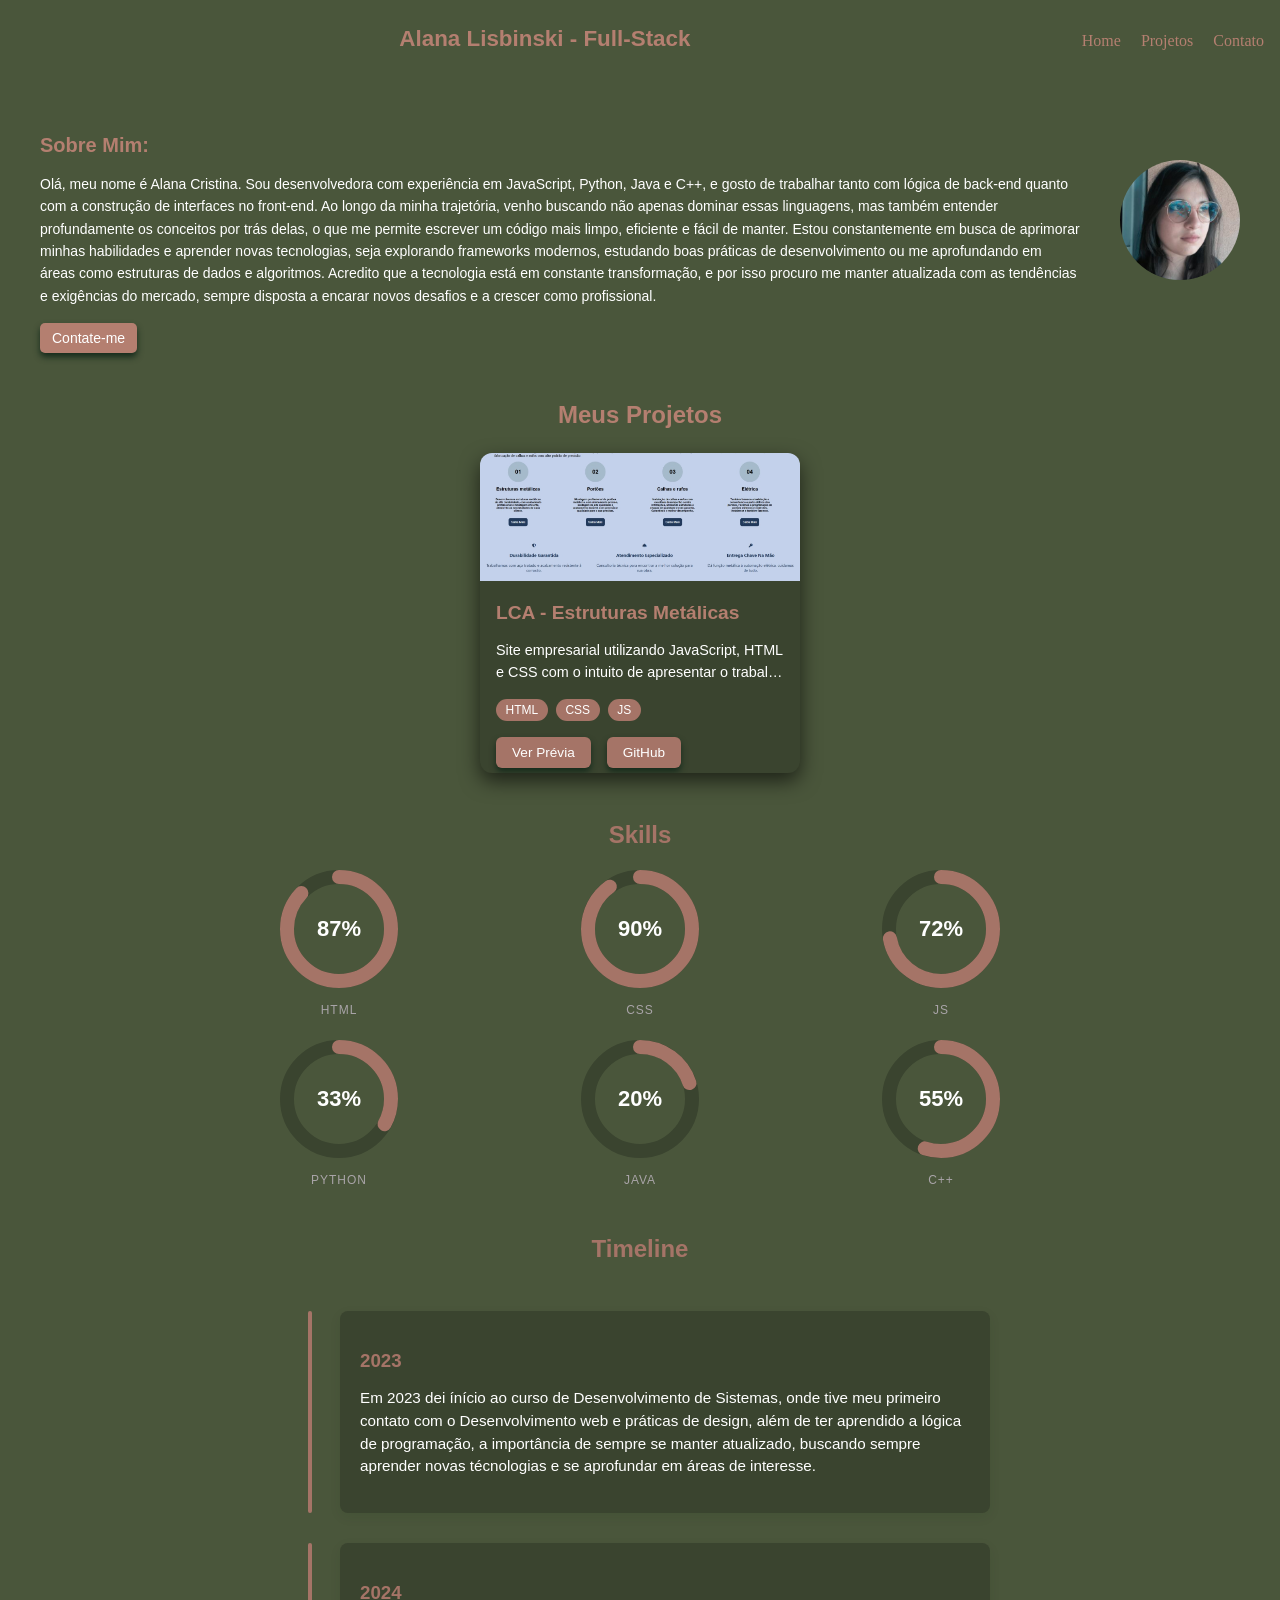
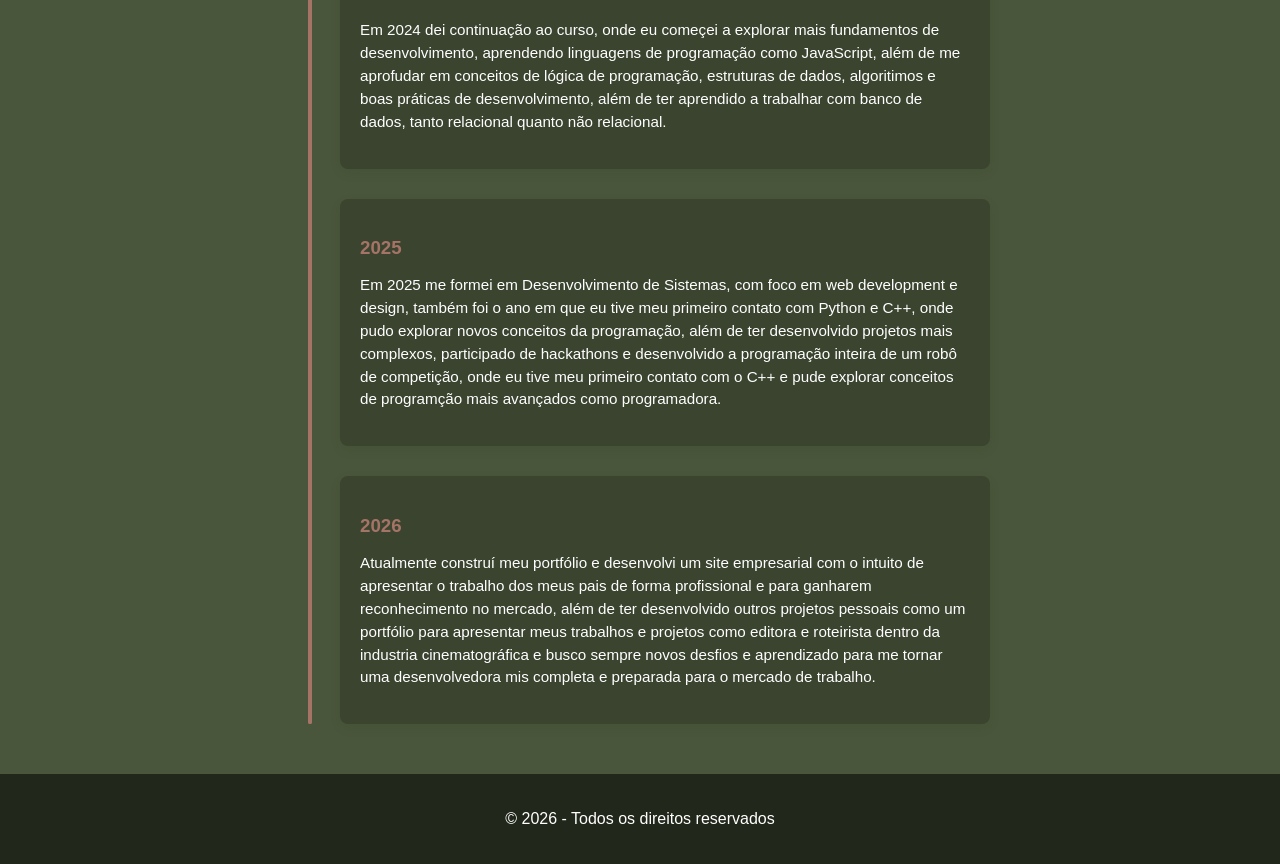
<file: index.html>
<!DOCTYPE html>
<html lang="pt-BR">
<head>
    <meta charset="UTF-8">
    <meta name="viewport" content="width=device-width, initial-scale=1.0">
    <link rel="stylesheet" href="styles.css">
    <title>Alana Lisbinski - Desenvolvimento Full-Stack</title>
    <link rel="icon" href="imagens/Div.png" type="image/png">
</head>
<body>
    <header>
        <div class="title">
            <h2>Alana Lisbinski - Full-Stack</h2>
        </div>

        <nav class="navbar">
            <ul>
                <li><a href="#home">Home</a></li>
                <li><a href="#projects">Projetos</a></li>
                <li><a href="#contacts">Contato</a></li>
            </ul>
        </nav>

        <button class="hamburger" id="hamburger">
            ☰
        </button>

    </header>

    <section id="home">
    <section class="about-section">
        <div class="profile-photo"></div>

        <div class="about">
            <h3>Sobre Mim:</h3>
            <h4>
                Olá, meu nome é Alana Cristina. Sou desenvolvedora com experiência em JavaScript, Python, Java e C++, e gosto de 
                trabalhar tanto com lógica de back-end quanto com a construção de interfaces no front-end. Ao longo da minha 
                trajetória, venho buscando não apenas dominar essas linguagens, mas também entender profundamente os 
                conceitos por trás delas, o que me permite escrever um código mais limpo, eficiente e fácil de manter.
                Estou constantemente em busca de aprimorar minhas habilidades e aprender novas tecnologias, seja explorando frameworks modernos, 
                estudando boas práticas de desenvolvimento ou me aprofundando em áreas como estruturas de dados e algoritmos. 
                Acredito que a tecnologia está em constante transformação, e por isso procuro me manter atualizada com as tendências 
                e exigências do mercado, sempre disposta a encarar novos desafios e a crescer como profissional.
            </h4>

            <a href="mailto:contato.alanalisbinski@gmail.com" target="_blank">
            <button class="button">Contate-me</button>
            </a>
        </div>
    </section>
    </section>

    <section id="projects">
    <section class="projects-title">
        <h2>Meus Projetos</h2>
    </section>

    <section class="grade-projects">
        <div class="card-project">
            <img src="imagens/projeto_1.jpeg" alt="Projeto LCA Estruturas Metálicas" class="card-image">
            <div class="card-conteúdo">
                <h3 class="card-titulo">LCA - Estruturas Metálicas</h3>
                <p class="card-descricao">Site empresarial utilizando JavaScript, HTML e CSS
                    com o intuito de apresentar o trabalho de meus pais de forma simples e bem
                    estruturada dentro do mercado.
                </p>
                <div class="techs">
                    <span class="tag">HTML</span>
                    <span class="tag">CSS</span>
                    <span class="tag">JS</span>
                </div>
                <div class="card-links">

                    <a href="https://alanalisbinski.github.io/lcaestruturasmetalicas/" target="_blank" class="bnt">
                    <button class="button">Ver Prévia</button>
                    </a>
                    
                    <a href="https://github.com/alanalisbinski/lcaestruturasmetalicas" target="_blank" class="bnt">
                    <button class="button">GitHub</button>
                    </a>
                </div>
            </div>
        </div>
    </section>
    </section>

    <section class="skills">
        <div class="section-skills">
            <h2>Skills</h2>
        </div>

        <div class="skills-grid" id="skills-grid">
            <script>
                const skills = [
                    { label: "HTML",    percent: 87 },
                    { label: "CSS",     percent: 90 },
                    { label: "JS",      percent: 72 },
                    { label: "PYTHON",  percent: 33 },
                    { label: "JAVA",    percent: 20 },
                    { label: "C++",     percent: 55 },
                ]

                const RADIUS = 52;
                const CIRC = 2 * Math.PI * RADIUS;

                const grid = document.getElementById("skills-grid");

                skills.forEach(skill => {
                const offset = CIRC - (skill.percent / 100) * CIRC;
            
                const el = document.createElement("div");
                el.className = "skill-item";
                el.innerHTML = `
                <div class="skill-ring">
                    <svg viewBox="0 0 120 120">
                        <circle class="track" cx="60" cy="60" r="${RADIUS}"></circle>
                        <circle class="progress" cx="60" cy="60" r="${RADIUS}"
                                stroke-dasharray="${CIRC}"
                                stroke-dashoffset="${CIRC}"></circle>
                        </svg>
                        <div class="skill-percent">${skill.percent}%</div>
                    </div>
                    <div class="skill-label">${skill.label}</div>
                    `;
                    grid.appendChild(el);

                    requestAnimationFrame(() => {
                    setTimeout(() => {
                        el.querySelector(".progress").style.strokeDashoffset = offset;
                    }, 100);
                    });
                });
                    </script>
        </div>
    </section>

    <section class="timeline-section" alt="timeline">
        <h2>Timeline</h2>

        <div class="timeline">
            <div class="timeline-item">
                <div class="timeline-content">
                    <h3>2023</h3>
                    <p>Em 2023 dei ínício ao curso de Desenvolvimento de Sistemas, onde tive meu primeiro contato com o Desenvolvimento web
                        e práticas de design, além de ter aprendido a lógica de programação, a importância de sempre se manter atualizado,
                        buscando sempre aprender novas técnologias e se aprofundar em áreas de interesse.
                    </p>
                </div>
            </div>
        </div>

        <div class="timeline">
            <div class="timeline-item">
                <div class="timeline-content">
                    <h3>2024</h3>
                    <p>Em 2024 dei continuação ao curso, onde eu começei a explorar mais fundamentos de desenvolvimento, aprendendo linguagens
                        de programação como JavaScript, além de me aprofudar em conceitos de lógica de programação, estruturas de dados, algoritimos
                        e boas práticas de desenvolvimento, além de ter aprendido a trabalhar com banco de dados, tanto relacional quanto não relacional.
                    </p>
            </div>
        </div>

        <div class="timeline">
            <div class="timeline-item">
                <div class="timeline-content">
                    <h3>2025</h3>
                    <p>Em 2025 me formei em Desenvolvimento de Sistemas, com foco em web development e design, também foi o ano em que eu
                        tive meu primeiro contato com Python e C++, onde pudo explorar novos conceitos da programação, além de ter desenvolvido
                        projetos mais complexos, participado de hackathons e desenvolvido a programação inteira de um robô de competição, onde
                        eu tive meu primeiro contato com o C++ e pude explorar conceitos de programção mais avançados como programadora.
                    </p>
                </div>
            </div>
        </div>

        <div class="timeline">
            <div class="timeline-item">
                <div class="timeline-content">
                    <h3>2026</h3>
                    <p>Atualmente construí meu portfólio e desenvolvi um site empresarial com o intuito de apresentar o trabalho dos meus pais de
                        forma profissional e para ganharem reconhecimento no mercado, além de ter desenvolvido outros projetos pessoais como um portfólio
                        para apresentar meus trabalhos e projetos como editora e roteirista dentro da industria cinematográfica e busco sempre novos desfios
                        e aprendizado para me tornar uma desenvolvedora mis completa e preparada para o mercado de trabalho.
                    </p>
                </div>
            </div>
        </div>
    </section>

    <footer>
        <p>© 2026 - Todos os direitos reservados</p>
    </footer>

    <script>
const hamburgerBtn = document.getElementById('hamburger');
const menuLista = document.querySelector('.navbar ul');

hamburgerBtn.addEventListener('click', function() {
  menuLista.classList.toggle('show');
});
    </script>
</body>
</html>
</file>
<file: styles.css>
body {
    font-family: Arial, sans-serif;
    background-color: #4A563B;
    margin: 0;
    padding: 0;
}


header {
    text-align: center;
    padding: 1rem 0;
    display: flex;
    align-items: center;
    justify-content: space-between;
    flex-wrap: wrap;
    padding: 1rem;
}


.title {
    font-family: Arial, 'Times New Roman';
    text-align: center;
    color: #B47F70;
    padding: 0.5rem 0;
    margin-bottom: 0.3rem;
    flex: 1;
    padding-right: 0.5rem;
}

.title h2 {
    margin: 0;
    font-size: 1.4rem;
    line-height: 1.3;
}


.navbar ul {
    display: flex;
    justify-content: center;
    gap: 20px;
    flex-wrap: wrap;
    text-align: center;
    padding: 0;
    margin: 0;
    list-style: none;
}


.navbar a {
    font-family: 'Times New Roman', Times;
    text-decoration: none;
    color: #B47F70;
    transition: color 0.3s ease;
}


.navbar a:hover {
    color: #976b5f;
}

.hamburger {
    display: none;
    font-size: 2rem;
    background: none;
    border: none;
    color: #B47F70;
    cursor: pointer;
    padding: 0.3rem 0.8rem;
    line-height: 1;
    z-index: 10;
}

@media (max-width: 700px) {

    .hamburger {
        display: block;
        margin: 0;
    }

    .navbar {
        width: 100%;
        margin-top: 1rem;
    }

    .navbar ul {
        display: none;
        flex-direction: column;
        gap: 15px;
    }

    .navbar ul.show {
        display: flex;
    }
}


.about-section {
    display: flex;
    align-items: flex-start;
    gap: 2rem;
    margin: 2rem auto;
    max-width: 1200px;
    flex-direction: row-reverse;
    padding: 0 1rem;
}


.profile-photo {
    width: 120px;
    height: 120px;
    margin-top: 2.9rem;
    margin-left: 0.5rem;
    border-radius: 50%;
    background-image: url('imagens/foto-de-perfil.jpeg');
    background-size: cover;
    background-position: center;
    flex-shrink: 0;
}


.about h3 {
    color: #B47F70;
    font-family: Arial;
    font-size: 20px;
    margin-bottom: 1rem;
}


.about h4 {
    color: #fff;
    font-size: 14px;
    line-height: 1.6;
    font-weight: normal;
    margin: 0 0 1rem 0;
}


.button {
    background-color: #B47F70;
    color: white;
    padding: 7px 12px;
    font-size: 14px;
    border: none;
    border-radius: 5px;
    cursor: pointer;
    box-shadow: 0 4px 6px rgb(22, 43, 28);
    transition: background 0.3s;
}


.button:hover {
    background-color: #a57467;
    color: #d8d8d8;
}


.projects-title h2 {
    text-align: center;
    color: #B47F70;
    margin: 3rem 0 1.5rem;
}


.grade-projects {
    display: grid;
    grid-template-columns: repeat(auto-fit, minmax(280px, 320px));
    justify-content: center;
    gap: 2rem;
    max-width: 1200px;
    margin: 0 auto 3rem;
}


.card-project {
    background: #3a442f;
    border-radius: 12px;
    box-shadow: 0 8px 20px rgba(0, 0, 0, 0.6);
    width: 100%;
    aspect-ratio: 1 / 1;
    overflow: hidden;
    transition: transform 0.3s ease, box-shadow 0.3s ease;
    display: flex;
    flex-direction: column;
}


.card-project:hover {
    transform: translateY(-6px);
    box-shadow: 0 12px 24px rgba(0,0,0,0.4);
}


.card-image {
    width: 100%;
    height: 40%;
    object-fit: cover;
}


.card-conteúdo {
    padding: 1rem;
    flex: 1;
    display: flex;
    flex-direction: column;
    gap: 0.5rem;
}


.card-titulo {
    font-size: 1.2rem;
    color: #B47F70;
    margin: 0.3rem 0;
}


.card-descricao {
    font-size: 0.9rem;
    color: #fff;
    line-height: 1.5;
    display: -webkit-box;
    -webkit-line-clamp: 2;
    line-clamp: 2;
    -webkit-box-orient: vertical;
    overflow: hidden;
    margin: 0.2rem 0 0.5rem;
}


.techs {
    display: flex;
    flex-wrap: wrap;
    gap: 0.5rem;
    margin-bottom: 0.5rem;
}


.tag {
    background-color: #a57467;
    color: #fff;
    padding: 0.25rem 0.6rem;
    border-radius: 20px;
    font-size: 0.75rem;
    font-weight: 500;
}


.card-links {
    display: flex;
    gap: 1rem;
    margin-top: auto;
}


.card-links button {
    border-radius: 6px;
    background-color: #a57467;
    color: white;
    border: none;
    padding: 0.5rem 1rem;
    font-size: 0.85rem;
    cursor: pointer;
    transition: background 0.3s;
}


.card-links button:hover {
    background-color: #a57467;
    color: #d8d8d8;
}


:root {
    --ring-track: #3a442f;
    --accent: #a57467;
    --text: #fff;
    --label: #a9a4a8;
}


.skills h2 {
    font-family: Arial, sans-serif;
    text-align: center;
    color: #a57467;
}


.skills-grid {
    display: grid;
    grid-template-columns: repeat(3, 1fr);
    gap: 22px 3px;
    max-width: 900px;
    margin: 0 auto;
}


.skill-item {
    display: flex;
    flex-direction: column;
    align-items: center;
    gap: 14px;
}


.skill-ring {
    position: relative;
    width: 120px;
    height: 120px;
}


.skill-ring svg {
    width: 100%;
    height: 100%;
    transform: rotate(-90deg);
}


.skill-ring circle {
    fill: none;
    stroke-width: 14;
}


.track {
    stroke: var(--ring-track);
}


.progress {
    stroke: var(--accent);
    stroke-linecap: round;
    transition: stroke-dashoffset 1s ease-out;
}


.skill-percent {
    position: absolute;
    top: 0; left: 0; right: 0; bottom: 0;
    display: flex;
    align-items: center;
    justify-content: center;
    color: var(--text);
    font-size: 22px;
    font-weight: 600;
}


.skill-label {
    color: var(--label);
    font-size: 12px;
    letter-spacing: 1px;
    text-transform: uppercase;
}


@media (max-width: 640px) {
    .skills-grid { grid-template-columns: repeat(2, 1fr); }
}


footer {
    background-color: #22271b;
    color: #fff;
    padding: 20px;
    text-align: center;
    margin-top: 50px;
}

.timeline {
  position: relative;
  max-width: 700px;
  width: 100%;
  margin: 0 auto;
}

.timeline-section h2 {
    text-align: center;
    color: #a57467;
    margin: 3rem 0;
}

.timeline::before {
  content: '';
  position: absolute;
  top: 0;
  left: 18px;
  height: 100%;
  width: 4px;
  background-color: #a57467;
  border-radius: 2px;
}

.timeline-item {
  position: relative;
  margin-bottom: 30px;
  padding-left: 50px;
}

.timeline-dot {
  position: absolute;
  left: 10px;
  top: 5px;
  width: 20px;
  height: 20px;
  background-color: #2c3324;
  border: 4px solid #a57467;
  border-radius: 50%;
  z-index: 1;
}

.timeline-date {
  font-weight: bold;
  color: #a57467;
  font-size: 0.9rem;
  margin-bottom: 5px;
}

.timeline-content {
  background-color: #3a442f;
  padding: 20px;
  border-radius: 8px;
  box-shadow: 0 4px 12px rgba(9, 53, 19, 0.08);
  transition: transform 0.2s ease, box-shadow 0.2s ease;
}

.timeline-content:hover {
  transform: translateY(-3px);
  box-shadow: 0 6px 16px rgba(0, 0, 0, 0.12);
}

.timeline-content h3 {
  margin-bottom: 8px;
  color: #a57467;
}

.timeline-content p {
  color: #fff;
  line-height: 1.5;
  font-size: 0.95rem;
}
</file>
